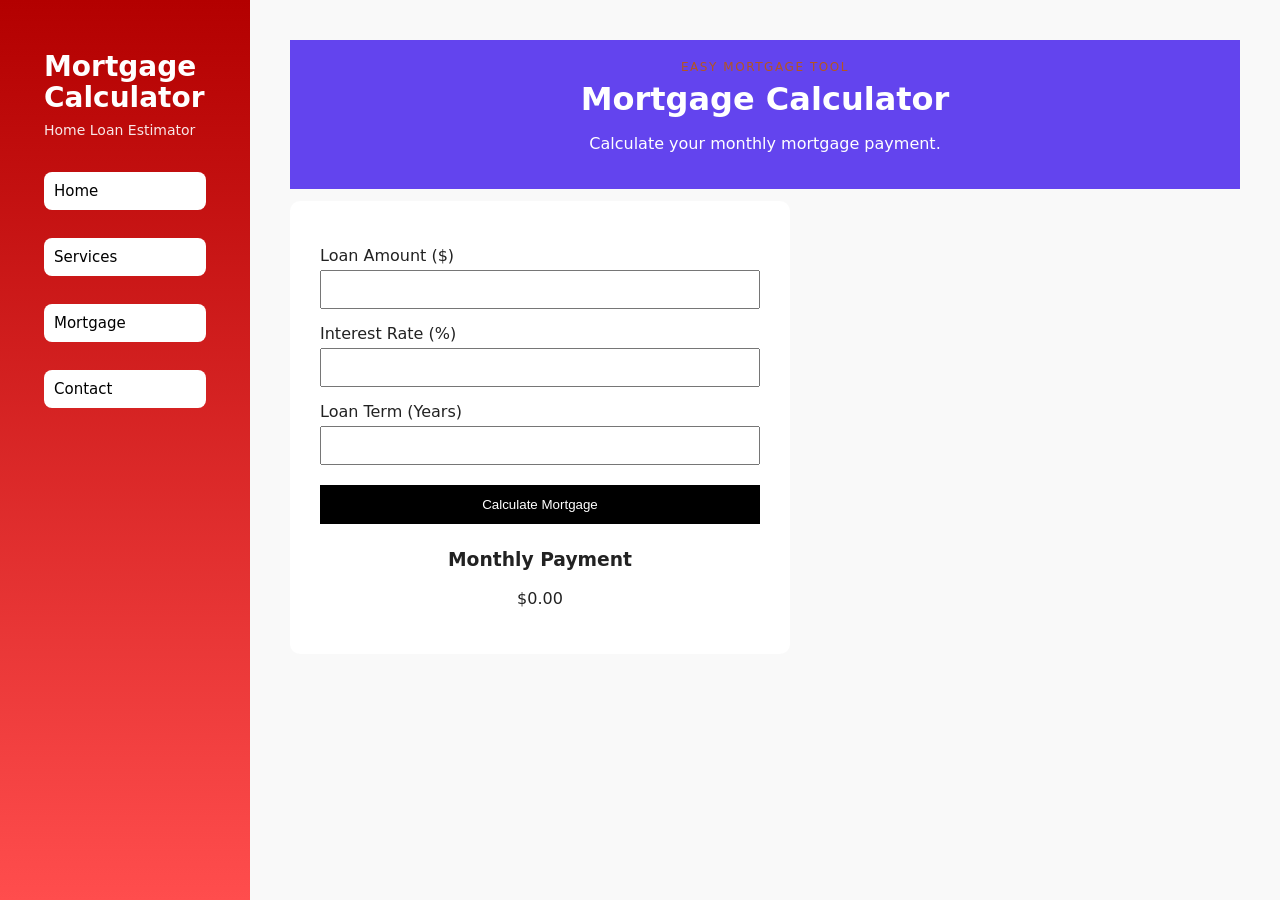
<file: mortgage.html>
<!DOCTYPE html>
<html lang="en">
<head>
  <meta charset="UTF-8">
  <meta name="viewport" content="width=device-width, initial-scale=1.0">
  <title>Mortgage Calculator</title>

  <link rel="stylesheet" href="styles.css">
</head>

<body>

<div class="page">

  <aside class="sidebar">
    <div class="sidebar-inner">

      <h1 class="site-title">
        Mortgage<br>Calculator
      </h1>

      <p class="site-subtitle">
        Home Loan Estimator
      </p>

      <nav class="main-nav">
        <a href="index.html" class="nav-link">Home</a>
        <a href="services.html" class="nav-link">Services</a>
        <a href="mortgage.html" class="nav-link">Mortgage</a>
        <a href="contact.html" class="nav-link">Contact</a>
      </nav>

    </div>
  </aside>

  <main class="content">

    <header class="hero">
      <p class="hero-tagline">Easy Mortgage Tool</p>

      <h2 class="hero-title">
        Mortgage Calculator
      </h2>

      <p class="hero-description">
        Calculate your monthly mortgage payment.
      </p>
    </header>

    <section class="section">

      <div class="calculator-box">

        <label>Loan Amount ($)</label>
        <input type="number" id="loanAmount">

        <label>Interest Rate (%)</label>
        <input type="number" id="interestRate">

        <label>Loan Term (Years)</label>
        <input type="number" id="loanYears">

        <button onclick="calculateMortgage()">
          Calculate Mortgage
        </button>

        <div class="result-box">
          <h3>Monthly Payment</h3>

          <p id="monthlyPayment">
            $0.00
          </p>
        </div>

      </div>

    </section>

  </main>

</div>

<script src="mortgage.js"></script>

</body>
</html>
</file>
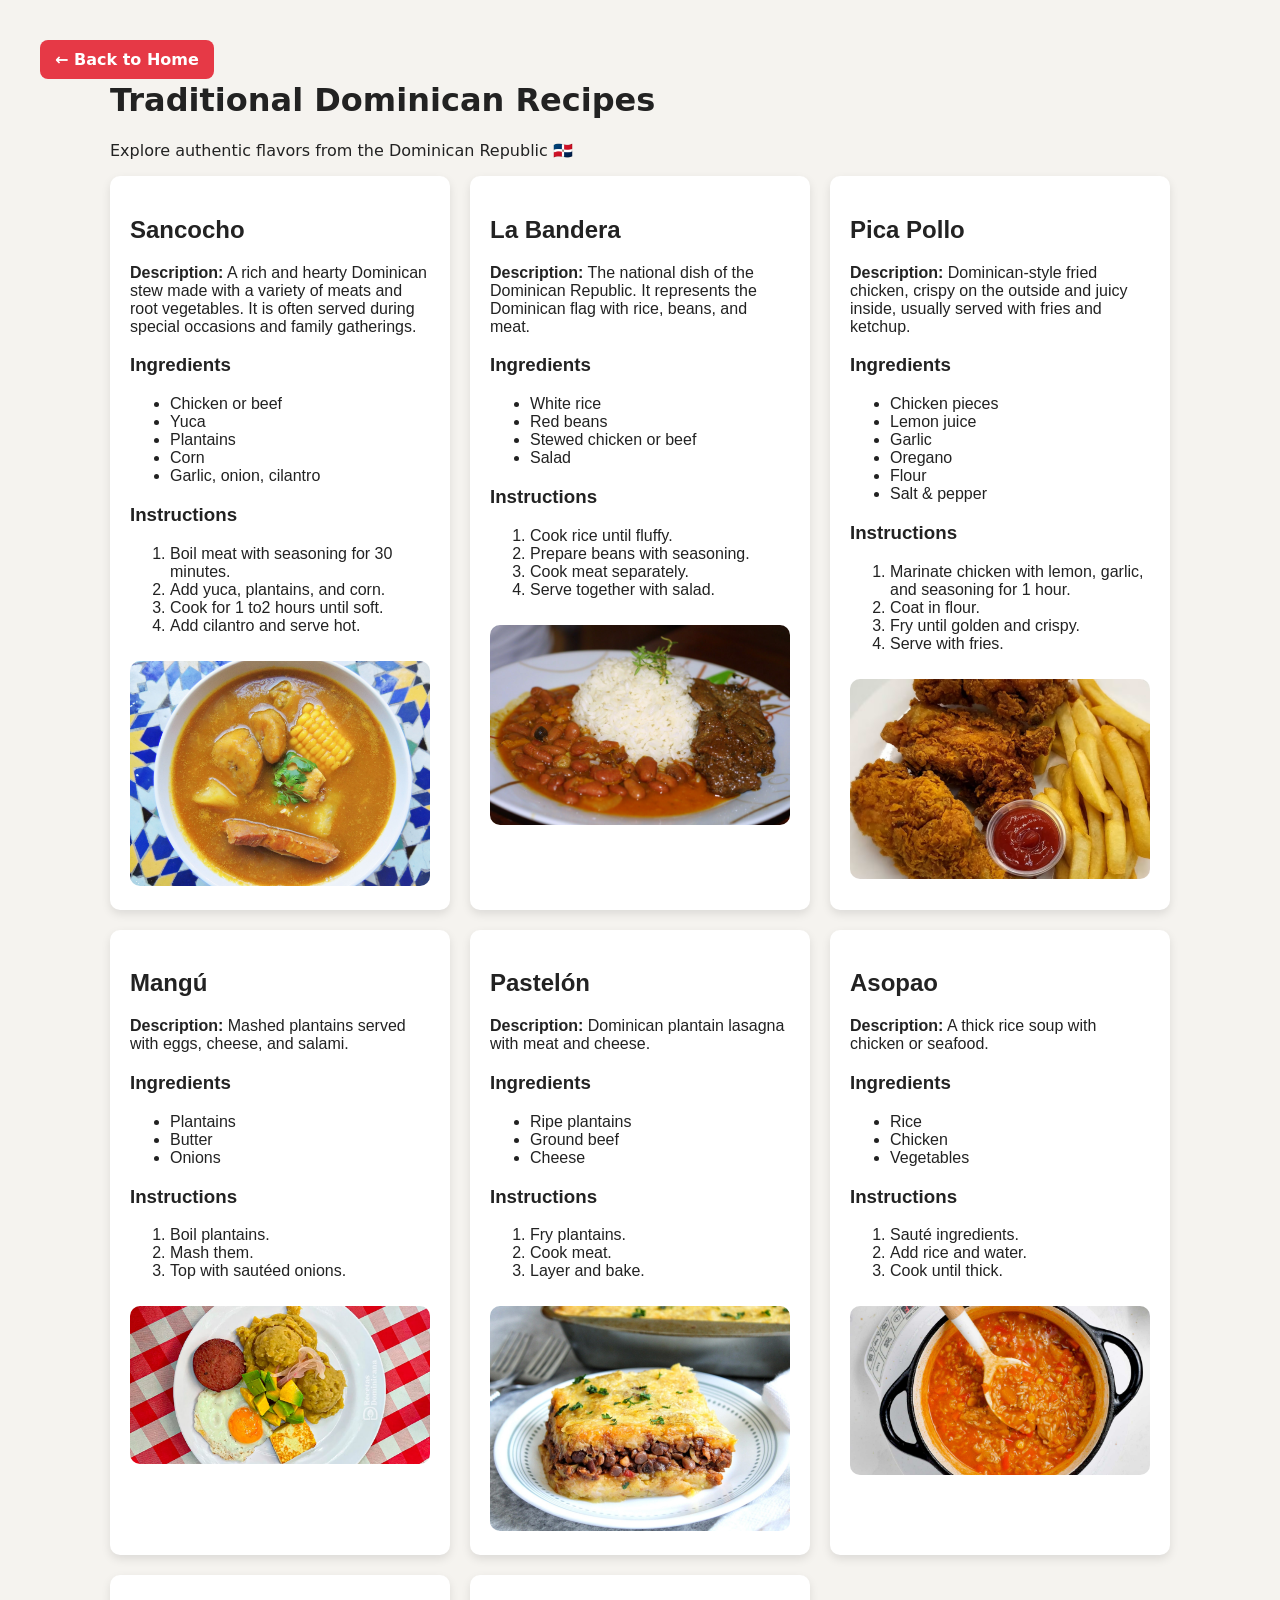
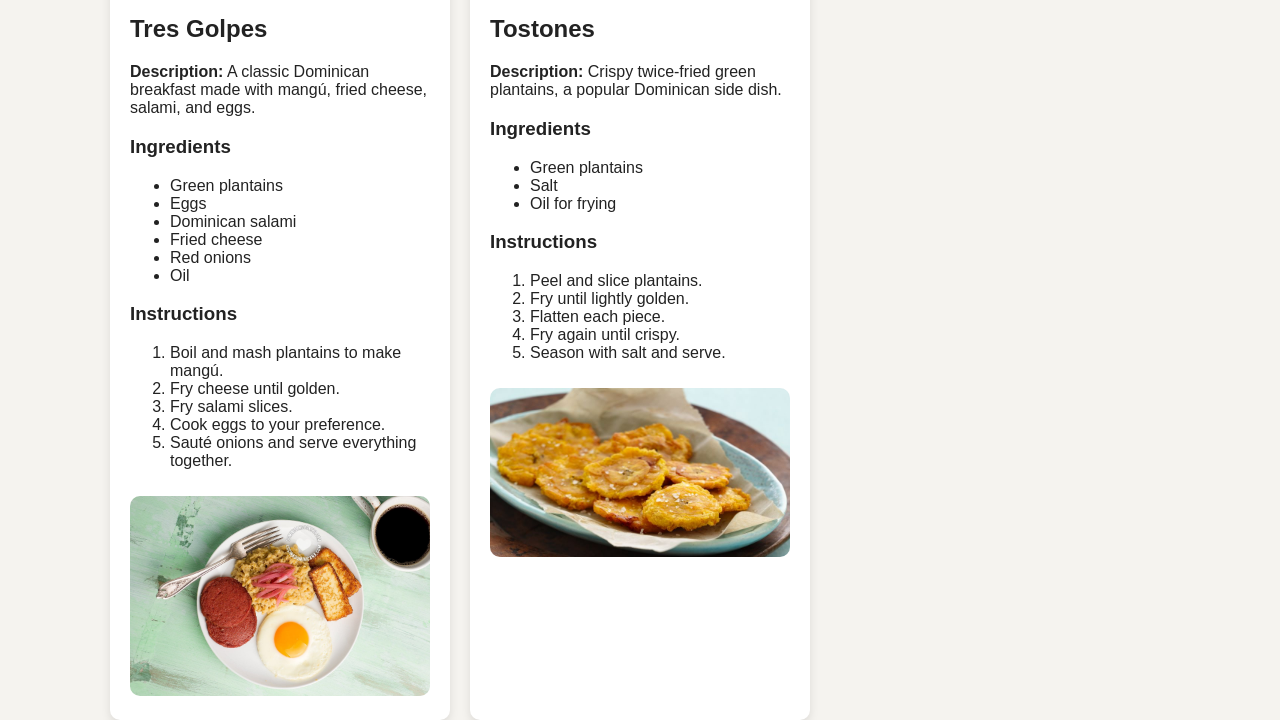
<file: services.html>
<!DOCTYPE html>
<html lang="en">
<head>
  <meta charset="UTF-8">
  <title>Our Services - Dominican Recipes</title>
  <link rel="stylesheet" href="styles.css">
  </head>
<body>

</body>
</html>

<div class="services-container">

    <a href="index.html" class="back-btn">← Back to Home</a>

   <h1>Traditional Dominican Recipes</h1>
    <p>Explore authentic flavors from the Dominican Republic 🇩🇴</p>
</header>

<div class="container">

<div class="grid">

<!-- SANCOCHO -->
<div class="card" id="sancocho-section">
    <h2>Sancocho</h2>
    <p><strong>Description:</strong> A rich and hearty Dominican stew made with a variety of meats and root vegetables. It is often served during special occasions and family gatherings.</p>

    <h3>Ingredients</h3>
    <ul>
        <li>Chicken or beef</li>
        <li>Yuca</li>
        <li>Plantains</li>
        <li>Corn</li>
        <li>Garlic, onion, cilantro</li>
    </ul>

    <h3>Instructions</h3>
    <ol>
        <li>Boil meat with seasoning for 30 minutes.</li>
        <li>Add yuca, plantains, and corn.</li>
        <li>Cook for 1 to2 hours until soft.</li>
        <li>Add cilantro and serve hot.</li>
    </ol>

    <img src="sancocho.jpg" alt="Sancocho">
</div>

<!-- LA BANDERA -->
<div class="card" id="la-bandera">
    <h2>La Bandera</h2>
    <p><strong>Description:</strong> The national dish of the Dominican Republic. It represents the Dominican flag with rice, beans, and meat.</p>

    <h3>Ingredients</h3>
    <ul>
        <li>White rice</li>
        <li>Red beans</li>
        <li>Stewed chicken or beef</li>
        <li>Salad</li>
    </ul>

    <h3>Instructions</h3>
    <ol>
        <li>Cook rice until fluffy.</li>
        <li>Prepare beans with seasoning.</li>
        <li>Cook meat separately.</li>
        <li>Serve together with salad.</li>
    </ol>

    <img src="la-bandera.jpg" alt="La Bandera">
</div>

<!-- PICA POLLO -->
<div class="card" id="pica-pollo">
    <h2>Pica Pollo</h2>
    <p><strong>Description:</strong> Dominican-style fried chicken, crispy on the outside and juicy inside, usually served with fries and ketchup.</p>

    <h3>Ingredients</h3>
    <ul>
        <li>Chicken pieces</li>
        <li>Lemon juice</li>
        <li>Garlic</li>
        <li>Oregano</li>
        <li>Flour</li>
        <li>Salt & pepper</li>
    </ul>

    <h3>Instructions</h3>
    <ol>
        <li>Marinate chicken with lemon, garlic, and seasoning for 1 hour.</li>
        <li>Coat in flour.</li>
        <li>Fry until golden and crispy.</li>
        <li>Serve with fries.</li>
    </ol>

    <img src="picapollo.avif" alt="Pica Pollo">
</div>

  <div class="card" id="mangu">
    <h2>Mangú</h2>
    <p><strong>Description:</strong> Mashed plantains served with eggs, cheese, and salami.</p>

    <h3>Ingredients</h3>
    <ul>
      <li>Plantains</li>
      <li>Butter</li>
      <li>Onions</li>
    </ul>

    <h3>Instructions</h3>
    <ol>
      <li>Boil plantains.</li>
      <li>Mash them.</li>
      <li>Top with sautéed onions.</li>
    </ol>

    <img src="mangu.jpg" alt="mangu">
  </div>

  <!-- Pastelón -->
  <div class="card" id="pastelon">
    <h2>Pastelón</h2>
    <p><strong>Description:</strong> Dominican plantain lasagna with meat and cheese.</p>

    <h3>Ingredients</h3>
    <ul>
      <li>Ripe plantains</li>
      <li>Ground beef</li>
      <li>Cheese</li>
    </ul>

    <h3>Instructions</h3>
    <ol>
      <li>Fry plantains.</li>
      <li>Cook meat.</li>
      <li>Layer and bake.</li>
    </ol>

    <img src="pastelon.jpg" alt="Pastelon">
  </div>

  <!-- Asopao -->
 <div class="card" id="asopao">
    <h2>Asopao</h2>
    <p><strong>Description:</strong> A thick rice soup with chicken or seafood.</p>

    <h3>Ingredients</h3>
    <ul>
      <li>Rice</li>
      <li>Chicken</li>
      <li>Vegetables</li>
    </ul>

    <h3>Instructions</h3>
    <ol>
      <li>Sauté ingredients.</li>
      <li>Add rice and water.</li>
      <li>Cook until thick.</li>
    </ol>

    <img src="asopao.jpg" alt="Asopao">
  </div>

 <div class="card" id="tres-golpes">
  <h2>Tres Golpes</h2>

  <p><strong>Description:</strong> A classic Dominican breakfast made with mangú, fried cheese, salami, and eggs.</p>

  <h3>Ingredients</h3>
  <ul>
    <li>Green plantains</li>
    <li>Eggs</li>
    <li>Dominican salami</li>
    <li>Fried cheese</li>
    <li>Red onions</li>
    <li>Oil</li>
  </ul>

  <h3>Instructions</h3>
  <ol>
    <li>Boil and mash plantains to make mangú.</li>
    <li>Fry cheese until golden.</li>
    <li>Fry salami slices.</li>
    <li>Cook eggs to your preference.</li>
    <li>Sauté onions and serve everything together.</li>
  </ol>

  <img src="tres-golpes.jpg" alt="Tres Golpes">
</div>

 <div class="card" id="tostones">
  <h2>Tostones</h2>

  <p><strong>Description:</strong> Crispy twice-fried green plantains, a popular Dominican side dish.</p>

  <h3>Ingredients</h3>
  <ul>
    <li>Green plantains</li>
    <li>Salt</li>
    <li>Oil for frying</li>
  </ul>

  <h3>Instructions</h3>
  <ol>
    <li>Peel and slice plantains.</li>
    <li>Fry until lightly golden.</li>
    <li>Flatten each piece.</li>
    <li>Fry again until crispy.</li>
    <li>Season with salt and serve.</li>
  </ol>

  <img src="tostones.jpg" alt="Tostones">
</div>

</div>

<footer

    </p>
    </footer>
</div>
   

</body>
</html>
</file>
<file: styles.css>
*,
*::before,
*::after {
  box-sizing: border-box;
}

body {
  margin: 0;
  font-family: system-ui, -apple-system, BlinkMacSystemFont, "Segoe UI", sans-serif;
  background-color: #f5f3ef;
  color: #222;
}

.page {
  display: flex;
  min-height: 100vh;
}

/* SIDEBAR */

.sidebar {
  width: 260px;
  background: linear-gradient(180deg, #d3122f 0%, #c4021c 100%);
  color: #fff;
}

.sidebar-inner {
  padding: 32px 24px;
  display: flex;
  flex-direction: column;
  height: 100%;
}

.site-title {
  margin: 0;
  font-size: 28px;
  line-height: 1.1;
}

.site-subtitle {
  margin: 8px 0 24px;
  font-size: 14px;
  opacity: 0.9;
}


.main-nav {
  display: flex;
  flex-direction: column;
  gap: 8px;
  margin-bottom: auto;
}

.nav-link {
  display: block;
  padding: 10px 14px;
  border-radius: 10px;
  text-decoration: none;
  font-size: 15px;
  color: #ffeef0;
  background-color: rgba(255, 255, 255, 0.08);
  transition: background-color 0.2s, transform 0.1s;
}

.nav-link:hover {
  background-color: rgba(255, 255, 255, 0.18);
  transform: translateX(2px);
}

.nav-link.active {
  background-color: #fff;
  color: #c4021c;
}

.bilingual-note {
  margin-top: 32px;
  font-size: 13px;
  opacity: 0.9;
}



.content {
  flex: 1;
  padding: 32px 48px;
}


.hero-tagline {
  text-transform: uppercase;
  letter-spacing: 0.13em;
  font-size: 12px;
  color: #b45520;
  margin: 0 0 6px;
}

.hero-title {
  margin: 0;
  font-size: 32px;
}

.hero-text {
  margin: 10px 0 20px;
  max-width: 560px;
  color: #faf6f6;
}


.search-container {
  display: flex;
  justify-content: center;
  margin-top: 20px;
}

.search-container form {
  display: flex;
  width: 60%;
  max-width: 600px;
}

.search-container input {
  flex: 1;
  padding: 12px;
  font-size: 16px;
  border-radius: 25px 0 0 25px;
  border: none;
  outline: none;
}

.search-container button {
  padding: 12px 20px;
  border: none;
  background-color: #333;
  color: white;
  border-radius: 0 25px 25px 0;
  cursor: pointer;
}

.search-container button:hover {
  background-color: #555;
}



.filter-pills {
  display: flex;
  flex-wrap: wrap;
  gap: 8px;
  margin-bottom: 26px;
}

.pill {
  padding: 6px 14px;
  border-radius: 999px;
  border: 1px solid #ddd;
  background-color: #f9f7f3;
  font-size: 13px;
  cursor: pointer;
}

.pill-active {
  background-color: #111827;
  color: #f7f5fc;
  border-color: #111827;
}



.section {
  margin-top: 12px;
}

.section-title {
  font-size: 20px;
  margin: 0 0 14px;
}

.section-text {
  margin: 0 0 20px;
}

.recipe-grid {
  display: grid;
  grid-template-columns: repeat(auto-fit, minmax(220px, 1fr));
  gap: 18px;
}

.recipe-card {
  background-color: #fff;
  border-radius: 18px;
  overflow: hidden;
  box-shadow: 0 10px 25px rgba(15, 23, 42, 0.08);
  display: flex;
  flex-direction: column;
}

.recipe-details {
    display: none;
    padding: 10px;
}

.recipe-image {
  height: 160px;
  background-size: cover;
  background-position: center;
}

.recipe-body {
  padding: 12px 14px 14px;
}

.recipe-name {
  margin: 2px 0 6px;
  font-size: 16px;
}

.recipe-meta {
  margin: 0;
  font-size: 13px;
  color: #666;
}



.footer {
  margin-top: 40px;
  font-size: 13px;
  color: #777;
}

@media (max-width: 900px) {
  .page {
    flex-direction: column;
  }

  .sidebar {
    width: 100%;
  }

  .content {
    padding: 24px 20px 32px;
  }
}

.container {
  display: flex;
  height: 100vh;
  font-family: Arial, sans-serif;
}

.sidebar {
  width: 250px;
  background: linear-gradient(to bottom, #b30000, #ff4d4d);
  color: white;
  padding: 20px;
}

.sidebar nav a {
  display: block;
  margin: 10px 0;
  padding: 10px;
  background: white;
  color: black;
  text-decoration: none;
  border-radius: 8px;
}

.sidebar nav a.active {
  background: #222;
  color: white;
}

.content {
  flex: 1;
  padding: 40px;
  background: #f9f9f9;
}

.contact-form {
  max-width: 500px;
  margin-top: 20px;
}

.contact-form label {
  display: block;
  margin-top: 15px;
  font-weight: bold;
}

.contact-form input,
.contact-form textarea {
  width: 100%;
  padding: 10px;
  margin-top: 5px;
  border-radius: 6px;
  border: 1px solid #ccc;
}

.contact-form button {
  margin-top: 20px;
  padding: 12px;
  background: #b30000;
  color: white;
  border: none;
  border-radius: 6px;
  cursor: pointer;
}

.contact-form button:hover {
  background: #800000;
}

.recipes {
  display: flex;
  gap: 20px;
}

.recipe-card {
  background: white;
  padding: 10px;
  border-radius: 10px;
  width: 200px;
}

.pill {
  text-decoration: none;
  display: inline-block;
}

html {
  scroll-behavior: smooth;
}

.slider {
  position: relative;
  max-width: 900px;
  margin: 20px auto;
  overflow: hidden;
  border-radius: 10px;
}

.slides {
  display: flex;
}

.slide {
  width: 100%;
  display: none;
}

.slide.active {
  display: block;
}

.prev, .next {
  position: absolute;
  top: 50%;
  transform: translateY(-50%);
  background-color: rgba(0,0,0,0.5);
  color: white;
  border: none;
  padding: 10px;
  cursor: pointer;
  font-size: 20px;
  border-radius: 50%;
}

.prev {
  left: 10px;
}

.next {
  right: 10px;
}

.prev:hover, .next:hover {
  background-color: rgba(0,0,0,0.8);
}
.hero-slider {
  box-shadow: 0 6px 20px rgba(0,0,0,0.1);
}

.services-container {
  max-width: 1100px;
  margin: 40px auto;
  padding: 20px;
}


.recipe-section {
  display: flex;
  align-items: center;
  gap: 30px;
  margin-bottom: 50px;
}

.recipe-section.reverse {
  flex-direction: row-reverse;
}

.recipe-text {
  flex: 1;
}

.recipe-image img {
  width: 350px;
  border-radius: 12px;
  box-shadow: 0 4px 15px rgba(0,0,0,0.1);
}

.map-section {
  text-align: center;
  margin-top: 60px;
}

.map-section img {
  width: 300px;
  opacity: 0.9;
}

style>
body {
    font-family: Arial, sans-serif;
    margin: 0;
    background: #f4f4f4;
}


header {
    background: #6344ee;
    color: white;
    text-align: center;
    padding: 20px;
}

.recipes-container {
  display: grid;
  grid-template-columns: repeat(3, 1fr); /* 3 per row */
  gap: 20px;
  padding: 20px;
}

.recipe-detail {
  background: #fff;
  padding: 20px;
  border-radius: 10px;
}
.grid {
    display: grid;
    grid-template-columns: repeat(auto-fit, minmax(300px, 1fr));
    gap: 20px;
}

.card {
    background: white;
    padding: 20px;
    border-radius: 10px;
    box-shadow: 0px 4px 10px rgba(0,0,0,0.1);
    transition: 0.3s;
}

.card:hover {
    transform: scale(1.02);
}

.card img {
    width: 100%;
    border-radius: 10px;
    margin-top: 10px;
}

a {
  text-decoration: none;
  color: inherit;
}

.back-btn {
  display: inline-block;
  margin: 20px;
  padding: 10px 15px;
  background: #e63946;
  color: white;
  text-decoration: none;
  border-radius: 8px;
  font-weight: bold;
}

.back-btn:hover {
  background: #c92f3a;
}

.back-btn {
  position: fixed;
  top: 20px;
  left: 20px;
  z-index: 1000;
}

.calculator-box{
    max-width: 500px;
    background: white;
    padding: 30px;
    border-radius: 10px;
}

.calculator-box label{
    display: block;
    margin-top: 15px;
}

.calculator-box input{
    width: 100%;
    padding: 10px;
    margin-top: 5px;
}

.calculator-box button{
    margin-top: 20px;
    padding: 12px;
    width: 100%;
    border: none;
    background: black;
    color: white;
    cursor: pointer;
}

.result-box{
    margin-top: 25px;
    text-align: center;
}
</file>
